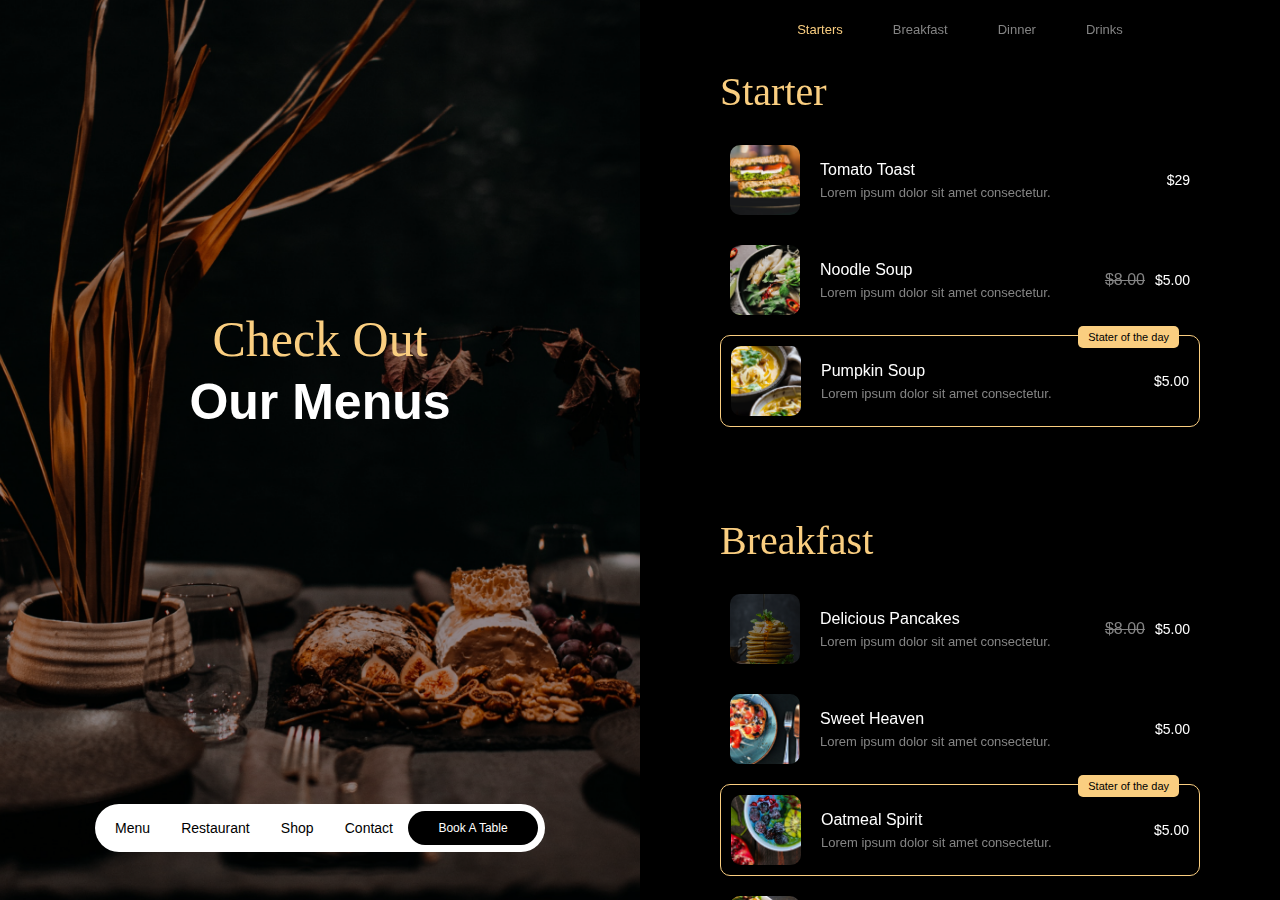
<file: index.html>
<!DOCTYPE html>
<html lang="en">
  <head>
    <meta charset="UTF-8" />
    <meta http-equiv="X-UA-Compatible" content="IE=edge" />
    <meta name="viewport" content="width=device-width, initial-scale=1.0" />

    <!-- STYLESHEETS -->
    <link rel="stylesheet" href="style/all.min.css" />
    <link rel="stylesheet" href="style/simple-line-icons.css" />
    <link rel="stylesheet" href="style/style.css" />
    <title>Brand | Menu</title>
  </head>
  <body>
    <section class="page menu">
      <div class="page-image">
        <img src="images/menu.png" alt="img" />

        <div class="page-image-title">
          <div class="heading">
            <h1>Check Out</h1>
          </div>
          <h2>Our Menus</h2>
        </div>

        <nav class="page-navbar flex">
          <i class="page-navbar-icon icon-menu"></i>

          <ul class="page-links flex">
            <li class="page-link">
              <a href="index.html">Menu</a>
            </li>

            <li class="page-link">
              <a href="restaurant.html">Restaurant</a>
            </li>

            <li class="page-link">
              <a href="shop.html">Shop</a>
            </li>

            <li class="page-link">
              <a href="contact.html">Contact</a>
            </li>
          </ul>

          <a href="bookTable.html" class="navbar-btn">Book A Table</a>
        </nav>
      </div>

      <div class="page-content">
        <nav class="navbar flex-center">
          <ul class="menu-links flex-center">
            <li class="menu-link">
              <a href="#starter" class="active"> Starters </a>
            </li>

            <li class="menu-link">
              <a href="#breakfast"> Breakfast </a>
            </li>

            <li class="menu-link">
              <a href="#dinner"> Dinner </a>
            </li>

            <li class="menu-link">
              <a href="#drinks"> Drinks </a>
            </li>
          </ul>
        </nav>

        <section class="starter" id="starter">
          <div class="heading">
            <h1>Starter</h1>
          </div>

          <div class="starter-content">
            <div class="starter-box flex">
              <div class="starter-box-info flex">
                <div class="starter-box-image">
                  <img src="images/starter-1.png" alt="img" />
                </div>

                <div class="starter-cox-details">
                  <h4 class="starter-title">Tomato Toast</h4>
                  <p class="starter-description">
                    Lorem ipsum dolor sit amet consectetur.
                  </p>
                </div>
              </div>

              <div class="starter-box-price flex">
                <p class="price">$29</p>
              </div>
            </div>

            <div class="starter-box flex">
              <div class="starter-box-info flex">
                <div class="starter-box-image">
                  <img src="images/starter-2.png" alt="img" />
                </div>

                <div class="starter-cox-details">
                  <h4 class="starter-title">Noodle Soup</h4>
                  <p class="starter-description">
                    Lorem ipsum dolor sit amet consectetur.
                  </p>
                </div>
              </div>

              <div class="starter-box-price offer flex">
                <p class="before-price">$8.00</p>
                <p class="price">$5.00</p>
              </div>
            </div>

            <div class="starter-box flex starter-day">
              <div class="starter-box-info flex">
                <div class="starter-box-image">
                  <img src="images/starter-3.png" alt="img" />
                </div>

                <div class="starter-cox-details">
                  <h4 class="starter-title">Pumpkin Soup</h4>
                  <p class="starter-description">
                    Lorem ipsum dolor sit amet consectetur.
                  </p>
                </div>
              </div>

              <div class="starter-box-price flex">
                <p class="price">$5.00</p>
              </div>
            </div>
          </div>
        </section>

        <section class="breakfast" id="breakfast">
          <div class="heading">
            <h1>Breakfast</h1>
          </div>

          <div class="starter-content">
            <div class="starter-box flex">
              <div class="starter-box-info flex">
                <div class="starter-box-image">
                  <img src="images/breakfast-1.png" alt="img" />
                </div>

                <div class="starter-cox-details">
                  <h4 class="starter-title">Delicious Pancakes</h4>
                  <p class="starter-description">
                    Lorem ipsum dolor sit amet consectetur.
                  </p>
                </div>
              </div>

              <div class="starter-box-price offer flex">
                <p class="before-price">$8.00</p>
                <p class="price">$5.00</p>
              </div>
            </div>

            <div class="starter-box flex">
              <div class="starter-box-info flex">
                <div class="starter-box-image">
                  <img src="images/breakfast-2.png" alt="img" />
                </div>

                <div class="starter-cox-details">
                  <h4 class="starter-title">Sweet Heaven</h4>
                  <p class="starter-description">
                    Lorem ipsum dolor sit amet consectetur.
                  </p>
                </div>
              </div>

              <div class="starter-box-price flex">
                <p class="price">$5.00</p>
              </div>
            </div>

            <div class="starter-box flex starter-day">
              <div class="starter-box-info flex">
                <div class="starter-box-image">
                  <img src="images/breakfast-3.png" alt="img" />
                </div>

                <div class="starter-cox-details">
                  <h4 class="starter-title">Oatmeal Spirit</h4>
                  <p class="starter-description">
                    Lorem ipsum dolor sit amet consectetur.
                  </p>
                </div>
              </div>

              <div class="starter-box-price flex">
                <p class="price">$5.00</p>
              </div>
            </div>

            <div class="starter-box flex">
              <div class="starter-box-info flex">
                <div class="starter-box-image">
                  <img src="images/breakfast-4.png" alt="img" />
                </div>

                <div class="starter-cox-details">
                  <h4 class="starter-title">Avocado Smash</h4>
                  <p class="starter-description">
                    Lorem ipsum dolor sit amet consectetur.
                  </p>
                </div>
              </div>

              <div class="starter-box-price flex">
                <p class="price">$5.00</p>
              </div>
            </div>
          </div>
        </section>

        <section class="dinner" id="dinner">
          <div class="heading">
            <h1>Dinner</h1>
          </div>

          <div class="starter-content">
            <div class="starter-box flex">
              <div class="starter-box-info flex">
                <div class="starter-box-image">
                  <img src="images/dinner-1.png" alt="img" />
                </div>

                <div class="starter-cox-details">
                  <h4 class="starter-title">Italian Pizza</h4>
                  <p class="starter-description">
                    Lorem ipsum dolor sit amet consectetur.
                  </p>
                </div>
              </div>

              <div class="starter-box-price offer flex">
                <p class="before-price">$8.00</p>
                <p class="price">$5.00</p>
              </div>
            </div>

            <div class="starter-box flex">
              <div class="starter-box-info flex">
                <div class="starter-box-image">
                  <img src="images/dinner-2.png" alt="img" />
                </div>

                <div class="starter-cox-details">
                  <h4 class="starter-title">Sea Curry</h4>
                  <p class="starter-description">
                    Lorem ipsum dolor sit amet consectetur.
                  </p>
                </div>
              </div>

              <div class="starter-box-price flex">
                <p class="price">$5.00</p>
              </div>
            </div>

            <div class="starter-box flex starter-day">
              <div class="starter-box-info flex">
                <div class="starter-box-image">
                  <img src="images/dinner-3.png" alt="img" />
                </div>

                <div class="starter-cox-details">
                  <h4 class="starter-title">Vegan Burger</h4>
                  <p class="starter-description">
                    Lorem ipsum dolor sit amet consectetur.
                  </p>
                </div>
              </div>

              <div class="starter-box-price flex">
                <p class="price">$5.00</p>
              </div>
            </div>

            <div class="starter-box flex">
              <div class="starter-box-info flex">
                <div class="starter-box-image">
                  <img src="images/dinner-4.png" alt="img" />
                </div>

                <div class="starter-cox-details">
                  <h4 class="starter-title">Noodle Bowl</h4>
                  <p class="starter-description">
                    Lorem ipsum dolor sit amet consectetur.
                  </p>
                </div>
              </div>

              <div class="starter-box-price flex">
                <p class="price">$5.00</p>
              </div>
            </div>
          </div>
        </section>

        <section class="drinks" id="drinks">
          <div class="heading">
            <h1>Drinks</h1>
          </div>

          <div class="starter-content">
            <div class="starter-box flex">
              <div class="starter-box-info flex">
                <div class="starter-box-image">
                  <img src="images/drink-1.png" alt="img" />
                </div>

                <div class="starter-cox-details">
                  <h4 class="starter-title">Panthouse Tonic</h4>
                  <p class="starter-description">
                    Lorem ipsum dolor sit amet consectetur.
                  </p>
                </div>
              </div>

              <div class="starter-box-price offer flex">
                <p class="before-price">$8.00</p>
                <p class="price">$5.00</p>
              </div>
            </div>

            <div class="starter-box flex">
              <div class="starter-box-info flex">
                <div class="starter-box-image">
                  <img src="images/drink-2.png" alt="img" />
                </div>

                <div class="starter-cox-details">
                  <h4 class="starter-title">Apple Breeze</h4>
                  <p class="starter-description">
                    Lorem ipsum dolor sit amet consectetur.
                  </p>
                </div>
              </div>

              <div class="starter-box-price flex">
                <p class="price">$5.00</p>
              </div>
            </div>

            <div class="starter-box flex">
              <div class="starter-box-info flex">
                <div class="starter-box-image">
                  <img src="images/drink-3.png" alt="img" />
                </div>

                <div class="starter-cox-details">
                  <h4 class="starter-title">Frenchman Blitz</h4>
                  <p class="starter-description">
                    Lorem ipsum dolor sit amet consectetur.
                  </p>
                </div>
              </div>

              <div class="starter-box-price flex">
                <p class="price">$5.00</p>
              </div>
            </div>
          </div>
        </section>

        <footer>
          <div class="logo">
            <h1>Logo.</h1>
            <p>Lorem ipsum dolor sit amet consectetur.</p>
          </div>

          <div class="pages-links links">
            <h3>Pages</h3>

            <ul>
              <li><a href="#">Menu</a></li>
              <li><a href="#">Restaurant</a></li>
              <li><a href="#">Classes</a></li>
              <li><a href="#">Book a Table</a></li>
              <li><a href="#">Contact</a></li>
              <li><a href="#">Blog</a></li>
              <li><a href="#">Shop</a></li>
            </ul>
          </div>

          <div class="utility-links links">
            <h3>Utility Pages</h3>

            <ul>
              <li><a href="#">Styleguide</a></li>
              <li><a href="#">Licensing</a></li>
              <li><a href="#">Changelog</a></li>
              <li><a href="#">404 Page</a></li>
              <li><a href="#">Password Protected</a></li>
            </ul>
          </div>
        </footer>

        <i class="go-up flex-center icon-arrow-up"></i>
      </div>
    </section>

    <script src="js/script.js"></script>
  </body>
</html>
</file>
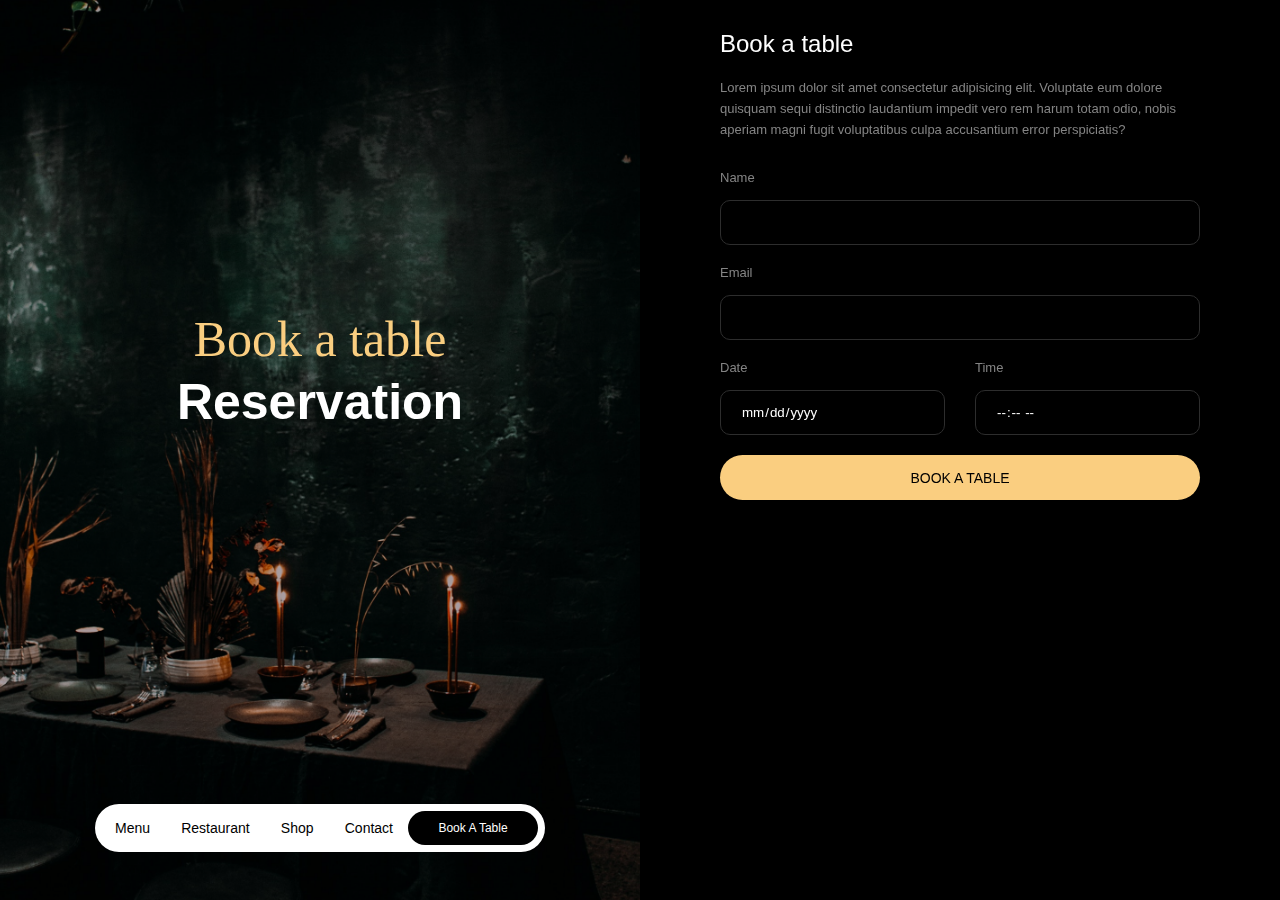
<file: bookTable.html>
<!DOCTYPE html>
<html lang="en">
  <head>
    <meta charset="UTF-8" />
    <meta http-equiv="X-UA-Compatible" content="IE=edge" />
    <meta name="viewport" content="width=device-width, initial-scale=1.0" />

    <!-- STYLESHEETS -->
    <link rel="stylesheet" href="style/all.min.css" />
    <link rel="stylesheet" href="style/simple-line-icons.css" />
    <link rel="stylesheet" href="style/style.css" />
    <title>Brand | Book A Table</title>
  </head>
  <body>
    <section class="page restaurant">
      <div class="page-image">
        <img src="images/bookTable.png" alt="img" />

        <div class="page-image-title">
          <div class="heading">
            <h1>Book a table</h1>
          </div>
          <h2>Reservation</h2>
        </div>

        <nav class="page-navbar flex">
          <i class="page-navbar-icon icon-menu"></i>

          <ul class="page-links flex">
            <li class="page-link">
              <a href="index.html">Menu</a>
            </li>

            <li class="page-link">
              <a href="restaurant.html">Restaurant</a>
            </li>

            <li class="page-link">
              <a href="shop.html">Shop</a>
            </li>

            <li class="page-link">
              <a href="contact.html">Contact</a>
            </li>
          </ul>

          <a href="bookTable.html" class="navbar-btn">Book A Table</a>
        </nav>
      </div>

      <div class="page-content">
        <section>
          <h2>Book a table</h2>
          <p>
            Lorem ipsum dolor sit amet consectetur adipisicing elit. Voluptate
            eum dolore quisquam sequi distinctio laudantium impedit vero rem
            harum totam odio, nobis aperiam magni fugit voluptatibus culpa
            accusantium error perspiciatis?
          </p>

          <form>
            <div class="input-group">
              <label for="name">Name</label>
              <input type="text" id="name" />
            </div>

            <div class="input-group">
              <label for="email">Email</label>
              <input type="email" id="email" />
            </div>

            <div class="input-row flex">
              <div class="input-group">
                <label for="date">Date</label>
                <input type="date" id="date" />
              </div>

              <div class="input-group">
                <label for="time">Time</label>
                <input type="time" id="time" />
              </div>
            </div>

            <button class="form-btn">BOOK A TABLE</button>
          </form>
        </section>
      </div>
    </section>

    <script src="js/script.js"></script>
  </body>
</html>
</file>
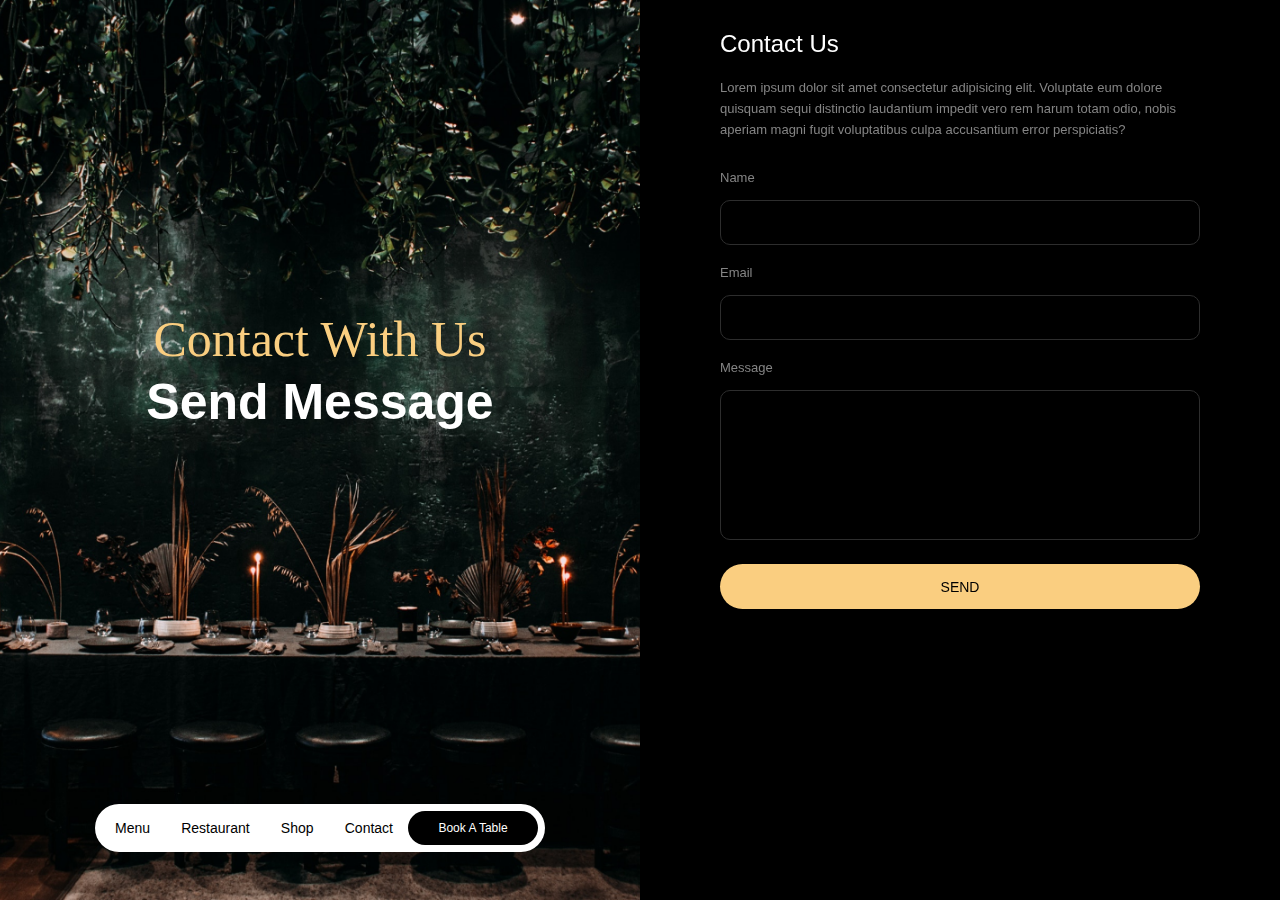
<file: contact.html>
<!DOCTYPE html>
<html lang="en">
  <head>
    <meta charset="UTF-8" />
    <meta http-equiv="X-UA-Compatible" content="IE=edge" />
    <meta name="viewport" content="width=device-width, initial-scale=1.0" />

    <!-- STYLESHEETS -->
    <link rel="stylesheet" href="style/all.min.css" />
    <link rel="stylesheet" href="style/simple-line-icons.css" />
    <link rel="stylesheet" href="style/style.css" />
    <title>Brand | Contact</title>
  </head>
  <body>
    <section class="page restaurant">
      <div class="page-image">
        <img src="images/contact.png" alt="img" />

        <div class="page-image-title">
          <div class="heading">
            <h1>Contact With Us</h1>
          </div>
          <h2>Send Message</h2>
        </div>

        <nav class="page-navbar flex">
          <i class="page-navbar-icon icon-menu"></i>

          <ul class="page-links flex">
            <li class="page-link">
              <a href="index.html">Menu</a>
            </li>

            <li class="page-link">
              <a href="restaurant.html">Restaurant</a>
            </li>

            <li class="page-link">
              <a href="shop.html">Shop</a>
            </li>

            <li class="page-link">
              <a href="contact.html">Contact</a>
            </li>
          </ul>

          <a href="bookTable.html" class="navbar-btn">Book A Table</a>
        </nav>
      </div>

      <div class="page-content">
        <section>
          <h2>Contact Us</h2>
          <p>
            Lorem ipsum dolor sit amet consectetur adipisicing elit. Voluptate
            eum dolore quisquam sequi distinctio laudantium impedit vero rem
            harum totam odio, nobis aperiam magni fugit voluptatibus culpa
            accusantium error perspiciatis?
          </p>

          <form>
            <div class="input-group">
              <label for="name">Name</label>
              <input type="text" id="name" />
            </div>

            <div class="input-group">
              <label for="email">Email</label>
              <input type="email" id="email" />
            </div>

            <div class="input-group">
              <label for="message">Message</label>
              <textarea id="message"></textarea>
            </div>

            <button class="form-btn">SEND</button>
          </form>
        </section>
      </div>
    </section>

    <script src="js/script.js"></script>
  </body>
</html>
</file>
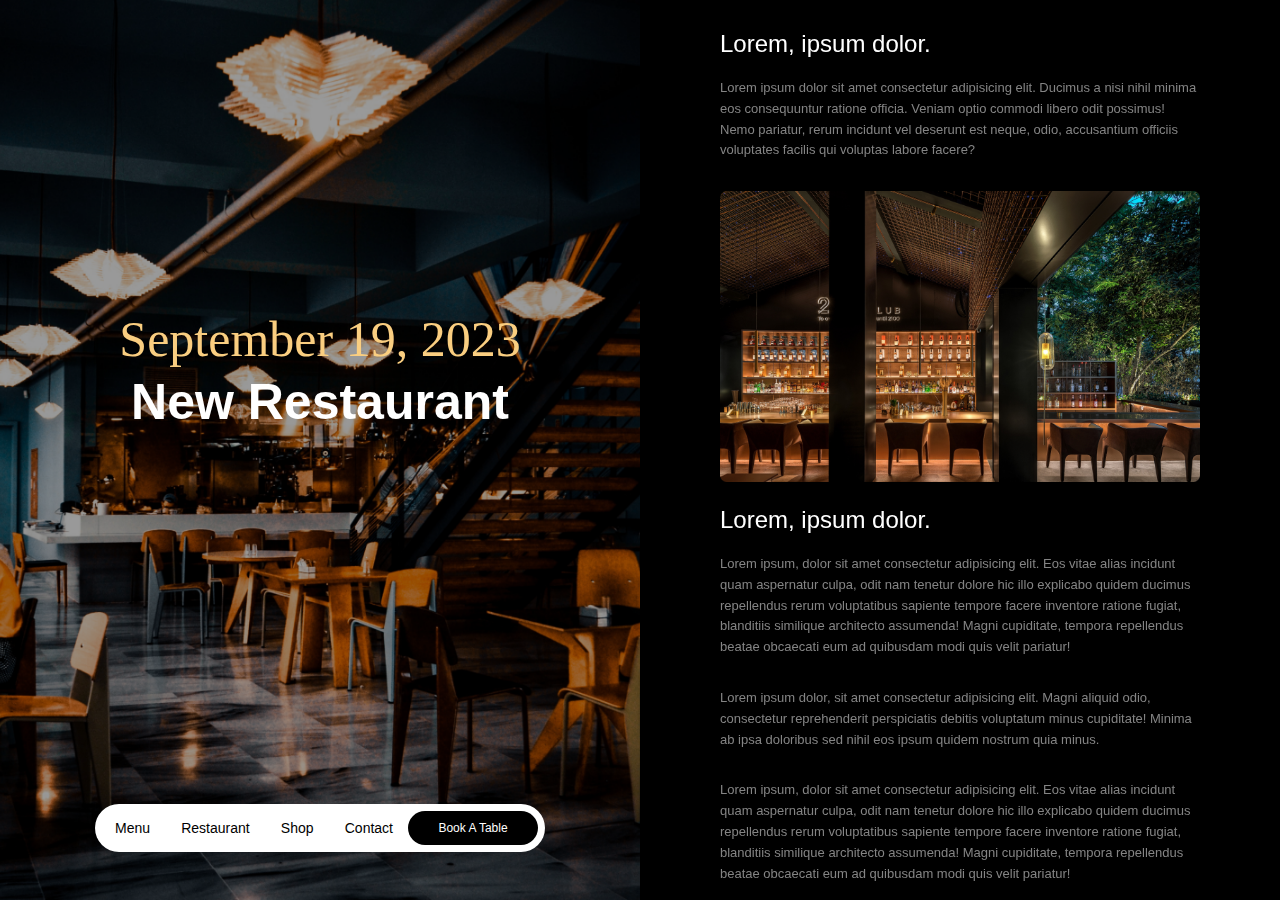
<file: restaurant.html>
<!DOCTYPE html>
<html lang="en">
  <head>
    <meta charset="UTF-8" />
    <meta http-equiv="X-UA-Compatible" content="IE=edge" />
    <meta name="viewport" content="width=device-width, initial-scale=1.0" />

    <!-- STYLESHEETS -->
    <link rel="stylesheet" href="style/all.min.css" />
    <link rel="stylesheet" href="style/simple-line-icons.css" />
    <link rel="stylesheet" href="style/style.css" />
    <title>Brand | Restaurant</title>
  </head>
  <body>
    <section class="page restaurant">
      <div class="page-image">
        <img src="images/restaurant.png" alt="img" />

        <div class="page-image-title">
          <div class="heading">
            <h1>September 19, 2023</h1>
          </div>
          <h2>New Restaurant</h2>
        </div>

        <nav class="page-navbar flex">
          <i class="page-navbar-icon icon-menu"></i>

          <ul class="page-links flex">
            <li class="page-link">
              <a href="index.html">Menu</a>
            </li>

            <li class="page-link">
              <a href="restaurant.html">Restaurant</a>
            </li>

            <li class="page-link">
              <a href="shop.html">Shop</a>
            </li>

            <li class="page-link">
              <a href="contact.html">Contact</a>
            </li>
          </ul>

          <a href="bookTable.html" class="navbar-btn">Book A Table</a>
        </nav>
      </div>

      <div class="page-content">
        <section class="about">
          <h2>Lorem, ipsum dolor.</h2>
          <p>
            Lorem ipsum dolor sit amet consectetur adipisicing elit. Ducimus a
            nisi nihil minima eos consequuntur ratione officia. Veniam optio
            commodi libero odit possimus! Nemo pariatur, rerum incidunt vel
            deserunt est neque, odio, accusantium officiis voluptates facilis
            qui voluptas labore facere?
          </p>
          <img src="images/restaurant-1.png" alt="image" />

          <h2>Lorem, ipsum dolor.</h2>
          <p>
            Lorem ipsum, dolor sit amet consectetur adipisicing elit. Eos vitae
            alias incidunt quam aspernatur culpa, odit nam tenetur dolore hic
            illo explicabo quidem ducimus repellendus rerum voluptatibus
            sapiente tempore facere inventore ratione fugiat, blanditiis
            similique architecto assumenda! Magni cupiditate, tempora
            repellendus beatae obcaecati eum ad quibusdam modi quis velit
            pariatur!
          </p>
          <p>
            Lorem ipsum dolor, sit amet consectetur adipisicing elit. Magni
            aliquid odio, consectetur reprehenderit perspiciatis debitis
            voluptatum minus cupiditate! Minima ab ipsa doloribus sed nihil eos
            ipsum quidem nostrum quia minus.
          </p>
          <p>
            Lorem ipsum, dolor sit amet consectetur adipisicing elit. Eos vitae
            alias incidunt quam aspernatur culpa, odit nam tenetur dolore hic
            illo explicabo quidem ducimus repellendus rerum voluptatibus
            sapiente tempore facere inventore ratione fugiat, blanditiis
            similique architecto assumenda! Magni cupiditate, tempora
            repellendus beatae obcaecati eum ad quibusdam modi quis velit
            pariatur!
          </p>
        </section>

        <footer>
          <div class="logo">
            <h1>Logo.</h1>
            <p>Lorem ipsum dolor sit amet consectetur.</p>
          </div>

          <div class="pages-links links">
            <h3>Pages</h3>

            <ul>
              <li><a href="#">Menu</a></li>
              <li><a href="#">Restaurant</a></li>
              <li><a href="#">Classes</a></li>
              <li><a href="#">Book a Table</a></li>
              <li><a href="#">Contact</a></li>
              <li><a href="#">Blog</a></li>
              <li><a href="#">Shop</a></li>
            </ul>
          </div>

          <div class="utility-links links">
            <h3>Utility Pages</h3>

            <ul>
              <li><a href="#">Styleguide</a></li>
              <li><a href="#">Licensing</a></li>
              <li><a href="#">Changelog</a></li>
              <li><a href="#">404 Page</a></li>
              <li><a href="#">Password Protected</a></li>
            </ul>
          </div>
        </footer>

        <i class="go-up flex-center icon-arrow-up"></i>
      </div>
    </section>

    <script src="js/script.js"></script>
  </body>
</html>
</file>
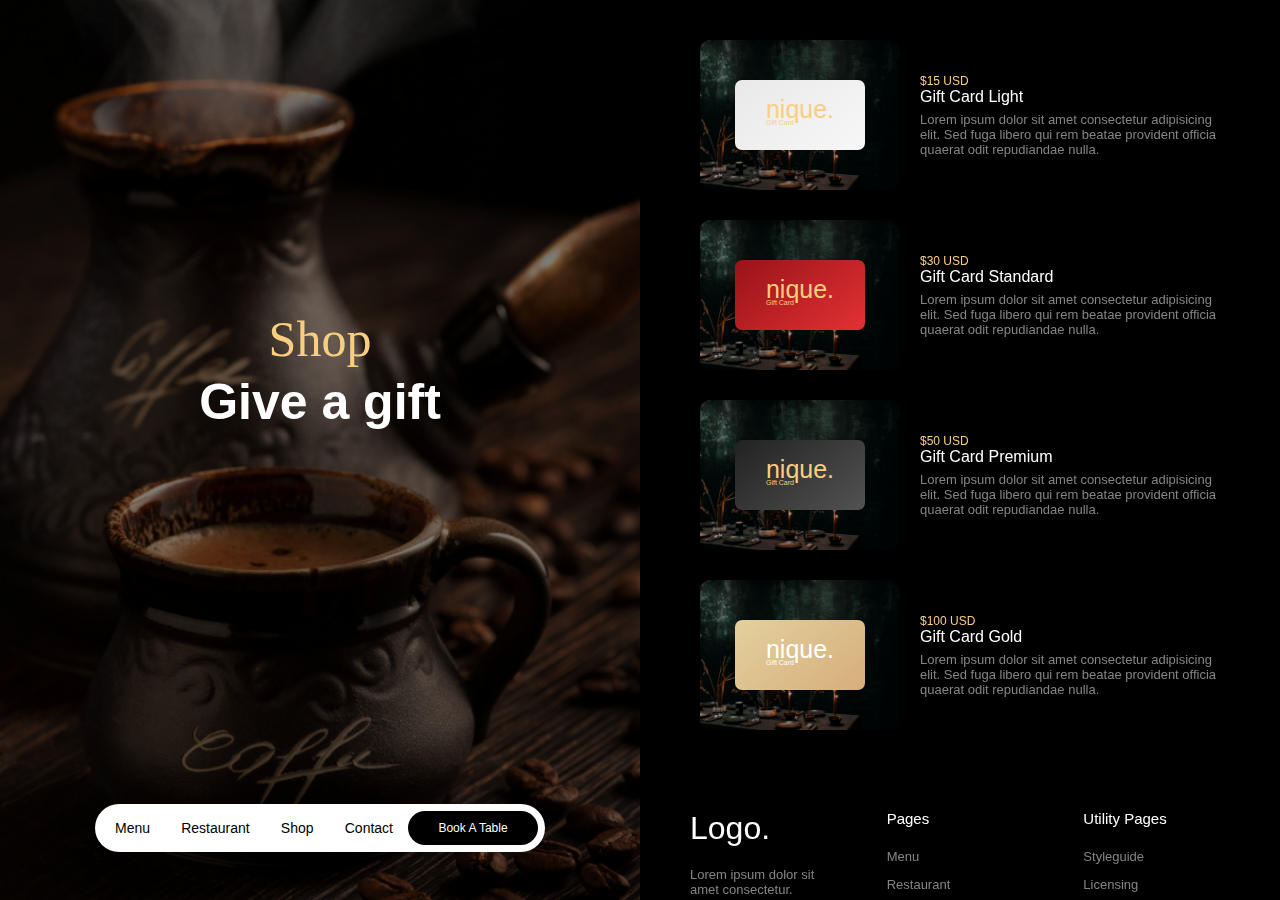
<file: shop.html>
<!DOCTYPE html>
<html lang="en">
  <head>
    <meta charset="UTF-8" />
    <meta http-equiv="X-UA-Compatible" content="IE=edge" />
    <meta name="viewport" content="width=device-width, initial-scale=1.0" />

    <!-- STYLESHEETS -->
    <link rel="stylesheet" href="style/all.min.css" />
    <link rel="stylesheet" href="style/simple-line-icons.css" />
    <link rel="stylesheet" href="style/style.css" />
    <title>Brand | Shop</title>
  </head>
  <body>
    <section class="page shop">
      <div class="page-image">
        <img src="images/shop.png" alt="img" />

        <div class="page-image-title">
          <div class="heading">
            <h1>Shop</h1>
          </div>
          <h2>Give a gift</h2>
        </div>

        <nav class="page-navbar flex">
          <i class="page-navbar-icon icon-menu"></i>

          <ul class="page-links flex">
            <li class="page-link">
              <a href="index.html">Menu</a>
            </li>

            <li class="page-link">
              <a href="restaurant.html">Restaurant</a>
            </li>

            <li class="page-link">
              <a href="shop.html">Shop</a>
            </li>

            <li class="page-link">
              <a href="contact.html">Contact</a>
            </li>
          </ul>

          <a href="bookTable.html" class="navbar-btn">Book A Table</a>
        </nav>
      </div>

      <div class="page-content shop">
        <section class="starter" id="starter">
          <div class="starter-content">
            <div class="starter-box flex">
              <div class="starter-box-info flex">
                <div class="starter-box-image">
                  <img src="images/bookTable.png" alt="img" />

                  <div class="gift-card white">
                    <h2>nique. <span>Gift Card</span></h2>
                  </div>
                </div>

                <div class="starter-box-details">
                  <p class="price">$15 USD</p>

                  <h4 class="starter-title">Gift Card Light</h4>

                  <p class="starter-description">
                    Lorem ipsum dolor sit amet consectetur adipisicing elit. Sed
                    fuga libero qui rem beatae provident officia quaerat odit
                    repudiandae nulla.
                  </p>
                </div>
              </div>
            </div>

            <div class="starter-box flex">
              <div class="starter-box-info flex">
                <div class="starter-box-image">
                  <img src="images/bookTable.png" alt="img" />

                  <div class="gift-card red">
                    <h2>nique. <span>Gift Card</span></h2>
                  </div>
                </div>

                <div class="starter-box-details">
                  <p class="price">$30 USD</p>

                  <h4 class="starter-title">Gift Card Standard</h4>

                  <p class="starter-description">
                    Lorem ipsum dolor sit amet consectetur adipisicing elit. Sed
                    fuga libero qui rem beatae provident officia quaerat odit
                    repudiandae nulla.
                  </p>
                </div>
              </div>
            </div>

            <div class="starter-box flex">
              <div class="starter-box-info flex">
                <div class="starter-box-image">
                  <img src="images/bookTable.png" alt="img" />

                  <div class="gift-card black">
                    <h2>nique. <span>Gift Card</span></h2>
                  </div>
                </div>

                <div class="starter-box-details">
                  <p class="price">$50 USD</p>

                  <h4 class="starter-title">Gift Card Premium</h4>

                  <p class="starter-description">
                    Lorem ipsum dolor sit amet consectetur adipisicing elit. Sed
                    fuga libero qui rem beatae provident officia quaerat odit
                    repudiandae nulla.
                  </p>
                </div>
              </div>
            </div>

            <div class="starter-box flex">
              <div class="starter-box-info flex">
                <div class="starter-box-image">
                  <img src="images/bookTable.png" alt="img" />

                  <div class="gift-card primary">
                    <h2>nique. <span>Gift Card</span></h2>
                  </div>
                </div>

                <div class="starter-box-details">
                  <p class="price">$100 USD</p>

                  <h4 class="starter-title">Gift Card Gold</h4>

                  <p class="starter-description">
                    Lorem ipsum dolor sit amet consectetur adipisicing elit. Sed
                    fuga libero qui rem beatae provident officia quaerat odit
                    repudiandae nulla.
                  </p>
                </div>
              </div>
            </div>
          </div>
        </section>

        <footer>
          <div class="logo">
            <h1>Logo.</h1>
            <p>Lorem ipsum dolor sit amet consectetur.</p>
          </div>

          <div class="pages-links links">
            <h3>Pages</h3>

            <ul>
              <li><a href="#">Menu</a></li>
              <li><a href="#">Restaurant</a></li>
              <li><a href="#">Classes</a></li>
              <li><a href="#">Book a Table</a></li>
              <li><a href="#">Contact</a></li>
              <li><a href="#">Blog</a></li>
              <li><a href="#">Shop</a></li>
            </ul>
          </div>

          <div class="utility-links links">
            <h3>Utility Pages</h3>

            <ul>
              <li><a href="#">Styleguide</a></li>
              <li><a href="#">Licensing</a></li>
              <li><a href="#">Changelog</a></li>
              <li><a href="#">404 Page</a></li>
              <li><a href="#">Password Protected</a></li>
            </ul>
          </div>
        </footer>

        <i class="go-up flex-center icon-arrow-up"></i>
      </div>
    </section>

    <script src="js/script.js"></script>
  </body>
</html>
</file>
<file: style/simple-line-icons.css>
@font-face {
  font-family: 'simple-line-icons';
  src: url('../fonts/Simple-Line-Iconsb26c.eot?v=2.4.0');
  src: url('../fonts/Simple-Line-Iconsb26c.eot?v=2.4.0#iefix') format('embedded-opentype'), url('../fonts/Simple-Line-Iconsb26c.html?v=2.4.0') format('woff2'), url('../fonts/Simple-Line-Iconsb26c.ttf?v=2.4.0') format('truetype'), url('../fonts/Simple-Line-Iconsb26c.woff?v=2.4.0') format('woff'), url('../fonts/Simple-Line-Iconsb26c.svg?v=2.4.0#simple-line-icons') format('svg');
  font-weight: normal;
  font-style: normal;
}
/*
 Use the following CSS code if you want to have a class per icon.
 Instead of a list of all class selectors, you can use the generic [class*="icon-"] selector, but it's slower:
*/
.icon-user,
.icon-people,
.icon-user-female,
.icon-user-follow,
.icon-user-following,
.icon-user-unfollow,
.icon-login,
.icon-logout,
.icon-emotsmile,
.icon-phone,
.icon-call-end,
.icon-call-in,
.icon-call-out,
.icon-map,
.icon-location-pin,
.icon-direction,
.icon-directions,
.icon-compass,
.icon-layers,
.icon-menu,
.icon-list,
.icon-options-vertical,
.icon-options,
.icon-arrow-down,
.icon-arrow-left,
.icon-arrow-right,
.icon-arrow-up,
.icon-arrow-up-circle,
.icon-arrow-left-circle,
.icon-arrow-right-circle,
.icon-arrow-down-circle,
.icon-check,
.icon-clock,
.icon-plus,
.icon-minus,
.icon-close,
.icon-event,
.icon-exclamation,
.icon-organization,
.icon-trophy,
.icon-screen-smartphone,
.icon-screen-desktop,
.icon-plane,
.icon-notebook,
.icon-mustache,
.icon-mouse,
.icon-magnet,
.icon-energy,
.icon-disc,
.icon-cursor,
.icon-cursor-move,
.icon-crop,
.icon-chemistry,
.icon-speedometer,
.icon-shield,
.icon-screen-tablet,
.icon-magic-wand,
.icon-hourglass,
.icon-graduation,
.icon-ghost,
.icon-game-controller,
.icon-fire,
.icon-eyeglass,
.icon-envelope-open,
.icon-envelope-letter,
.icon-bell,
.icon-badge,
.icon-anchor,
.icon-wallet,
.icon-vector,
.icon-speech,
.icon-puzzle,
.icon-printer,
.icon-present,
.icon-playlist,
.icon-pin,
.icon-picture,
.icon-handbag,
.icon-globe-alt,
.icon-globe,
.icon-folder-alt,
.icon-folder,
.icon-film,
.icon-feed,
.icon-drop,
.icon-drawer,
.icon-docs,
.icon-doc,
.icon-diamond,
.icon-cup,
.icon-calculator,
.icon-bubbles,
.icon-briefcase,
.icon-book-open,
.icon-basket-loaded,
.icon-basket,
.icon-bag,
.icon-action-undo,
.icon-action-redo,
.icon-wrench,
.icon-umbrella,
.icon-trash,
.icon-tag,
.icon-support,
.icon-frame,
.icon-size-fullscreen,
.icon-size-actual,
.icon-shuffle,
.icon-share-alt,
.icon-share,
.icon-rocket,
.icon-question,
.icon-pie-chart,
.icon-pencil,
.icon-note,
.icon-loop,
.icon-home,
.icon-grid,
.icon-graph,
.icon-microphone,
.icon-music-tone-alt,
.icon-music-tone,
.icon-earphones-alt,
.icon-earphones,
.icon-equalizer,
.icon-like,
.icon-dislike,
.icon-control-start,
.icon-control-rewind,
.icon-control-play,
.icon-control-pause,
.icon-control-forward,
.icon-control-end,
.icon-volume-1,
.icon-volume-2,
.icon-volume-off,
.icon-calendar,
.icon-bulb,
.icon-chart,
.icon-ban,
.icon-bubble,
.icon-camrecorder,
.icon-camera,
.icon-cloud-download,
.icon-cloud-upload,
.icon-envelope,
.icon-eye,
.icon-flag,
.icon-heart,
.icon-info,
.icon-key,
.icon-link,
.icon-lock,
.icon-lock-open,
.icon-magnifier,
.icon-magnifier-add,
.icon-magnifier-remove,
.icon-paper-clip,
.icon-paper-plane,
.icon-power,
.icon-refresh,
.icon-reload,
.icon-settings,
.icon-star,
.icon-symbol-female,
.icon-symbol-male,
.icon-target,
.icon-credit-card,
.icon-paypal,
.icon-social-tumblr,
.icon-social-twitter,
.icon-social-facebook,
.icon-social-instagram,
.icon-social-linkedin,
.icon-social-pinterest,
.icon-social-github,
.icon-social-google,
.icon-social-reddit,
.icon-social-skype,
.icon-social-dribbble,
.icon-social-behance,
.icon-social-foursqare,
.icon-social-soundcloud,
.icon-social-spotify,
.icon-social-stumbleupon,
.icon-social-youtube,
.icon-social-dropbox,
.icon-social-vkontakte,
.icon-social-steam {
  font-family: 'simple-line-icons';
  speak: none;
  font-style: normal;
  font-weight: normal;
  font-variant: normal;
  text-transform: none;
  line-height: 1;
  /* Better Font Rendering =========== */
  -webkit-font-smoothing: antialiased;
  -moz-osx-font-smoothing: grayscale;
}
.icon-user:before {
  content: "\e005";
}
.icon-people:before {
  content: "\e001";
}
.icon-user-female:before {
  content: "\e000";
}
.icon-user-follow:before {
  content: "\e002";
}
.icon-user-following:before {
  content: "\e003";
}
.icon-user-unfollow:before {
  content: "\e004";
}
.icon-login:before {
  content: "\e066";
}
.icon-logout:before {
  content: "\e065";
}
.icon-emotsmile:before {
  content: "\e021";
}
.icon-phone:before {
  content: "\e600";
}
.icon-call-end:before {
  content: "\e048";
}
.icon-call-in:before {
  content: "\e047";
}
.icon-call-out:before {
  content: "\e046";
}
.icon-map:before {
  content: "\e033";
}
.icon-location-pin:before {
  content: "\e096";
}
.icon-direction:before {
  content: "\e042";
}
.icon-directions:before {
  content: "\e041";
}
.icon-compass:before {
  content: "\e045";
}
.icon-layers:before {
  content: "\e034";
}
.icon-menu:before {
  content: "\e601";
}
.icon-list:before {
  content: "\e067";
}
.icon-options-vertical:before {
  content: "\e602";
}
.icon-options:before {
  content: "\e603";
}
.icon-arrow-down:before {
  content: "\e604";
}
.icon-arrow-left:before {
  content: "\e605";
}
.icon-arrow-right:before {
  content: "\e606";
}
.icon-arrow-up:before {
  content: "\e607";
}
.icon-arrow-up-circle:before {
  content: "\e078";
}
.icon-arrow-left-circle:before {
  content: "\e07a";
}
.icon-arrow-right-circle:before {
  content: "\e079";
}
.icon-arrow-down-circle:before {
  content: "\e07b";
}
.icon-check:before {
  content: "\e080";
}
.icon-clock:before {
  content: "\e081";
}
.icon-plus:before {
  content: "\e095";
}
.icon-minus:before {
  content: "\e615";
}
.icon-close:before {
  content: "\e082";
}
.icon-event:before {
  content: "\e619";
}
.icon-exclamation:before {
  content: "\e617";
}
.icon-organization:before {
  content: "\e616";
}
.icon-trophy:before {
  content: "\e006";
}
.icon-screen-smartphone:before {
  content: "\e010";
}
.icon-screen-desktop:before {
  content: "\e011";
}
.icon-plane:before {
  content: "\e012";
}
.icon-notebook:before {
  content: "\e013";
}
.icon-mustache:before {
  content: "\e014";
}
.icon-mouse:before {
  content: "\e015";
}
.icon-magnet:before {
  content: "\e016";
}
.icon-energy:before {
  content: "\e020";
}
.icon-disc:before {
  content: "\e022";
}
.icon-cursor:before {
  content: "\e06e";
}
.icon-cursor-move:before {
  content: "\e023";
}
.icon-crop:before {
  content: "\e024";
}
.icon-chemistry:before {
  content: "\e026";
}
.icon-speedometer:before {
  content: "\e007";
}
.icon-shield:before {
  content: "\e00e";
}
.icon-screen-tablet:before {
  content: "\e00f";
}
.icon-magic-wand:before {
  content: "\e017";
}
.icon-hourglass:before {
  content: "\e018";
}
.icon-graduation:before {
  content: "\e019";
}
.icon-ghost:before {
  content: "\e01a";
}
.icon-game-controller:before {
  content: "\e01b";
}
.icon-fire:before {
  content: "\e01c";
}
.icon-eyeglass:before {
  content: "\e01d";
}
.icon-envelope-open:before {
  content: "\e01e";
}
.icon-envelope-letter:before {
  content: "\e01f";
}
.icon-bell:before {
  content: "\e027";
}
.icon-badge:before {
  content: "\e028";
}
.icon-anchor:before {
  content: "\e029";
}
.icon-wallet:before {
  content: "\e02a";
}
.icon-vector:before {
  content: "\e02b";
}
.icon-speech:before {
  content: "\e02c";
}
.icon-puzzle:before {
  content: "\e02d";
}
.icon-printer:before {
  content: "\e02e";
}
.icon-present:before {
  content: "\e02f";
}
.icon-playlist:before {
  content: "\e030";
}
.icon-pin:before {
  content: "\e031";
}
.icon-picture:before {
  content: "\e032";
}
.icon-handbag:before {
  content: "\e035";
}
.icon-globe-alt:before {
  content: "\e036";
}
.icon-globe:before {
  content: "\e037";
}
.icon-folder-alt:before {
  content: "\e039";
}
.icon-folder:before {
  content: "\e089";
}
.icon-film:before {
  content: "\e03a";
}
.icon-feed:before {
  content: "\e03b";
}
.icon-drop:before {
  content: "\e03e";
}
.icon-drawer:before {
  content: "\e03f";
}
.icon-docs:before {
  content: "\e040";
}
.icon-doc:before {
  content: "\e085";
}
.icon-diamond:before {
  content: "\e043";
}
.icon-cup:before {
  content: "\e044";
}
.icon-calculator:before {
  content: "\e049";
}
.icon-bubbles:before {
  content: "\e04a";
}
.icon-briefcase:before {
  content: "\e04b";
}
.icon-book-open:before {
  content: "\e04c";
}
.icon-basket-loaded:before {
  content: "\e04d";
}
.icon-basket:before {
  content: "\e04e";
}
.icon-bag:before {
  content: "\e04f";
}
.icon-action-undo:before {
  content: "\e050";
}
.icon-action-redo:before {
  content: "\e051";
}
.icon-wrench:before {
  content: "\e052";
}
.icon-umbrella:before {
  content: "\e053";
}
.icon-trash:before {
  content: "\e054";
}
.icon-tag:before {
  content: "\e055";
}
.icon-support:before {
  content: "\e056";
}
.icon-frame:before {
  content: "\e038";
}
.icon-size-fullscreen:before {
  content: "\e057";
}
.icon-size-actual:before {
  content: "\e058";
}
.icon-shuffle:before {
  content: "\e059";
}
.icon-share-alt:before {
  content: "\e05a";
}
.icon-share:before {
  content: "\e05b";
}
.icon-rocket:before {
  content: "\e05c";
}
.icon-question:before {
  content: "\e05d";
}
.icon-pie-chart:before {
  content: "\e05e";
}
.icon-pencil:before {
  content: "\e05f";
}
.icon-note:before {
  content: "\e060";
}
.icon-loop:before {
  content: "\e064";
}
.icon-home:before {
  content: "\e069";
}
.icon-grid:before {
  content: "\e06a";
}
.icon-graph:before {
  content: "\e06b";
}
.icon-microphone:before {
  content: "\e063";
}
.icon-music-tone-alt:before {
  content: "\e061";
}
.icon-music-tone:before {
  content: "\e062";
}
.icon-earphones-alt:before {
  content: "\e03c";
}
.icon-earphones:before {
  content: "\e03d";
}
.icon-equalizer:before {
  content: "\e06c";
}
.icon-like:before {
  content: "\e068";
}
.icon-dislike:before {
  content: "\e06d";
}
.icon-control-start:before {
  content: "\e06f";
}
.icon-control-rewind:before {
  content: "\e070";
}
.icon-control-play:before {
  content: "\e071";
}
.icon-control-pause:before {
  content: "\e072";
}
.icon-control-forward:before {
  content: "\e073";
}
.icon-control-end:before {
  content: "\e074";
}
.icon-volume-1:before {
  content: "\e09f";
}
.icon-volume-2:before {
  content: "\e0a0";
}
.icon-volume-off:before {
  content: "\e0a1";
}
.icon-calendar:before {
  content: "\e075";
}
.icon-bulb:before {
  content: "\e076";
}
.icon-chart:before {
  content: "\e077";
}
.icon-ban:before {
  content: "\e07c";
}
.icon-bubble:before {
  content: "\e07d";
}
.icon-camrecorder:before {
  content: "\e07e";
}
.icon-camera:before {
  content: "\e07f";
}
.icon-cloud-download:before {
  content: "\e083";
}
.icon-cloud-upload:before {
  content: "\e084";
}
.icon-envelope:before {
  content: "\e086";
}
.icon-eye:before {
  content: "\e087";
}
.icon-flag:before {
  content: "\e088";
}
.icon-heart:before {
  content: "\e08a";
}
.icon-info:before {
  content: "\e08b";
}
.icon-key:before {
  content: "\e08c";
}
.icon-link:before {
  content: "\e08d";
}
.icon-lock:before {
  content: "\e08e";
}
.icon-lock-open:before {
  content: "\e08f";
}
.icon-magnifier:before {
  content: "\e090";
}
.icon-magnifier-add:before {
  content: "\e091";
}
.icon-magnifier-remove:before {
  content: "\e092";
}
.icon-paper-clip:before {
  content: "\e093";
}
.icon-paper-plane:before {
  content: "\e094";
}
.icon-power:before {
  content: "\e097";
}
.icon-refresh:before {
  content: "\e098";
}
.icon-reload:before {
  content: "\e099";
}
.icon-settings:before {
  content: "\e09a";
}
.icon-star:before {
  content: "\e09b";
}
.icon-symbol-female:before {
  content: "\e09c";
}
.icon-symbol-male:before {
  content: "\e09d";
}
.icon-target:before {
  content: "\e09e";
}
.icon-credit-card:before {
  content: "\e025";
}
.icon-paypal:before {
  content: "\e608";
}
.icon-social-tumblr:before {
  content: "\e00a";
}
.icon-social-twitter:before {
  content: "\e009";
}
.icon-social-facebook:before {
  content: "\e00b";
}
.icon-social-instagram:before {
  content: "\e609";
}
.icon-social-linkedin:before {
  content: "\e60a";
}
.icon-social-pinterest:before {
  content: "\e60b";
}
.icon-social-github:before {
  content: "\e60c";
}
.icon-social-google:before {
  content: "\e60d";
}
.icon-social-reddit:before {
  content: "\e60e";
}
.icon-social-skype:before {
  content: "\e60f";
}
.icon-social-dribbble:before {
  content: "\e00d";
}
.icon-social-behance:before {
  content: "\e610";
}
.icon-social-foursqare:before {
  content: "\e611";
}
.icon-social-soundcloud:before {
  content: "\e612";
}
.icon-social-spotify:before {
  content: "\e613";
}
.icon-social-stumbleupon:before {
  content: "\e614";
}
.icon-social-youtube:before {
  content: "\e008";
}
.icon-social-dropbox:before {
  content: "\e00c";
}
.icon-social-vkontakte:before {
  content: "\e618";
}
.icon-social-steam:before {
  content: "\e620";
}
</file>
<file: style/style.css>
/* Start Global */
:root {
  --main-color: #face80;
  --black-color: #000000;
  --white-color: #ffffff;
  --gray-color: #848484;
  --title-font: "Bitter Rose";
  --main-font: "Chillax";
  --primary-linear-color: linear-gradient(140deg, #e3d09e, #d6ae7b);
  --black-linear-color: linear-gradient(140deg, #222222, #525252);
  --red-linear-color: linear-gradient(140deg, #981318, #e33134);
  --white-linear-color: linear-gradient(140deg, #e9e9e9, #f7f7f7);
}

* {
  margin: 0;
  padding: 0;
  box-sizing: border-box;
  font-family: var(--main-font), sans-serif;
  list-style: none;
  text-decoration: none;
  border: none;
  outline: none;
  scroll-behavior: smooth;
}

body {
  background: var(--black-color);
  color: var(--white-color);
  overflow-x: hidden;
  height: 100vh;
}

section,
footer {
  padding: 10px 30px;
  margin-bottom: 40px;
}

::-webkit-scrollbar {
  width: 5px;
}
::-webkit-scrollbar-thumb {
  background-color: var(--main-color);
}
::-webkit-scrollbar-track {
  background-color: #222222;
}

.flex {
  display: flex;
  align-items: center;
}
.flex-center {
  display: flex;
  align-items: center;
  justify-content: center;
}

.go-up {
  color: var(--black-color);
  position: fixed;
  right: -100%;
  bottom: 40px;
  width: 30px;
  height: 30px;
  background: var(--main-color);
  border-radius: 5px;
  font-size: 13px;
  font-weight: bold;
  transition: 0.3s;
  cursor: pointer;
}

.go-up.show {
  right: 20px;
}

.heading h1 {
  color: var(--main-color);
  font-family: var(--title-font);
  font-weight: normal;
  font-size: 40px;
  margin: 20px 0;
}

.page > div {
  position: fixed;
  top: 0;
  bottom: 0;
  width: 50%;
}

.page-image {
  left: 0;
}

.page-image img {
  width: 100%;
  height: 100%;
  object-fit: cover;
}

.page-image-title {
  position: absolute;
  width: 100%;
  top: 40%;
  left: 50%;
  transform: translate(-50%, -50%);
  text-align: center;
}

.page-image-title .heading h1 {
  font-size: 50px;
  margin-bottom: 5px;
}

.page-image-title h2 {
  font-size: 50px;
}

.page-navbar {
  position: relative;
  justify-content: space-between;
  gap: 15px;
  bottom: 100px;
  left: 50%;
  transform: translateX(-50%);
  background-color: var(--white-color);
  padding: 7px;
  padding-left: 20px;
  width: 450px;
  border-radius: 50px;
}

.page-navbar-icon {
  color: var(--black-color);
  font-size: 17px;
  cursor: pointer;
  display: none;
}

.page-links {
  gap: 20px;
  justify-content: space-between;
  flex: 1;
}

.page-link a {
  font-size: 14px;
  color: var(--black-color);
}

.navbar-btn {
  background-color: var(--black-color);
  color: var(--white-color);
  border-radius: 50px;
  width: 130px;
  padding: 10px;
  cursor: pointer;
  font-size: 12px;
  text-align: center;
}

.page-content {
  right: 0;
  padding: 20px 50px;
  overflow-y: scroll;
}

.menu-links {
  gap: 50px;
}

.menu-link a {
  color: var(--gray-color);
  font-size: 13px;
}

.menu-link a.active,
.menu-link a:hover {
  color: var(--main-color);
}

.starter-box {
  position: relative;
  padding: 10px;
  margin-bottom: 10px;
  border-radius: 10px;
  justify-content: space-between;
}

.starter-box.starter-day {
  border: 1px solid var(--main-color);
}

.starter-box.starter-day::before {
  content: "Stater of the day";
  position: absolute;
  top: -10px;
  right: 20px;
  background: var(--main-color);
  padding: 5px 10px;
  border-radius: 5px;
  font-size: 11px;
  color: var(--black-color);
}

.starter-box-info {
  gap: 20px;
}

.starter-box-image {
  width: 70px;
  height: 70px;
  border-radius: 10px;
  overflow: hidden;
}

.starter-box-image img {
  width: 100%;
  height: 100%;
  object-fit: cover;
  transition: 0.3s;
}

.starter-box-image:hover img {
  transform: scale(1.1);
}

.starter-title {
  font-size: 16px;
  font-weight: normal;
  margin-bottom: 6px;
}

.starter-description {
  font-size: 13px;
  color: var(--gray-color);
}

.starter-box-price.offer {
  gap: 10px;
}

.starter-box-price .price {
  font-size: 14px;
}

.starter-box-price .before-price {
  text-decoration: line-through;
  color: var(--gray-color);
}

.restaurant .page-content h2 {
  margin-bottom: 20px;
  font-weight: normal;
}

.restaurant .page-content p {
  margin-bottom: 30px;
  font-size: 13px;
  color: var(--gray-color);
  line-height: 1.6;
}

.restaurant .page-content img {
  width: 100%;
  margin-bottom: 20px;
}

.shop {
  padding: 20px;
}

.shop .starter-box-image {
  position: relative;
  width: 40%;
  height: 150px;
}

.gift-card {
  position: absolute;
  top: 50%;
  left: 50%;
  transform: translate(-50%, -50%);
  padding: 15px;
  height: 70px;
  width: 130px;
  color: var(--main-color);
  text-align: center;
  border-radius: 7px;
}

.gift-card.white {
  background: var(--white-linear-color);
}
.gift-card.black {
  background: var(--black-linear-color);
}
.gift-card.red {
  background: var(--red-linear-color);
}
.gift-card.primary {
  background: var(--primary-linear-color);
  color: var(--white-color);
}

.gift-card h2 {
  width: fit-content;
  margin: auto;
  position: relative;
  font-weight: normal;
  font-size: 25px;
}

.gift-card span {
  position: absolute;
  font-size: 7px;
  bottom: -2px;
  left: 0;
}

.shop .starter-box-details {
  width: 60%;
}

.shop .starter-box-details .price {
  color: var(--main-color);
  font-size: 12px;
}

form {
  width: 100%;
  padding-bottom: 20px;
}

.input-group {
  flex: 1;
  width: 100%;
  margin-bottom: 20px;
}

.input-row {
  gap: 30px;
}

.input-group label {
  display: block;
  color: var(--gray-color);
  font-size: 13px;
  margin-bottom: 15px;
}

.input-group input,
.input-group textarea {
  width: 100%;
  height: 45px;
  background-color: transparent;
  padding: 15px 20px;
  border: 1px solid #2d2d2d;
  border-radius: 10px;
  color: var(--white-color);
  transition: 0.3s;
}

.input-group textarea {
  resize: none;
  height: 150px;
}

.input-group input:focus,
.input-group textarea:focus {
  border-color: var(--main-color);
}

.form-btn {
  display: block;
  width: 100%;
  height: 45px;
  background-color: var(--main-color);
  border-radius: 50px;
  font-size: 14px;
  cursor: pointer;
}

footer {
  display: flex;
  align-items: flex-start;
  justify-content: space-between;
  flex-wrap: wrap;
  gap: 50px;
}

footer > div {
  flex: 1;
  padding-bottom: 20px;
  width: 100%;
}

footer > div h3,
footer .logo h1 {
  margin-bottom: 20px;
  font-weight: normal;
}

footer > div h3 {
  font-size: 15px;
}

footer .links ul li a,
footer .logo p {
  color: var(--gray-color);
  font-size: 13px;
  transition: 0.3s;
}

footer .links ul {
  display: flex;
  align-items: flex-start;
  flex-direction: column;
  gap: 10px;
}

footer .links ul li a:hover {
  color: var(--main-color);
}

/* Media Query */
@media (max-width: 990px) {
  .shop,
  section,
  footer {
    padding: 0;
  }

  .page > div {
    position: relative;
    top: 0;
    left: 0;
    width: 100%;
    height: 100vh;
  }

  .page-content {
    overflow: visible;
  }
}

.navbar.fixed {
  position: fixed;
  top: 0;
  left: 0;
  right: 0;
  z-index: 9;
  background-color: var(--black-color);
  padding: 20px;

  border-bottom: 1px solid var(--gray-color);
}

.navbar.fixed section {
  padding: 50px;
}

@media (max-width: 550px) {
  .page-content {
    padding: 10px;
  }

  .starter-box-info {
    gap: 10px;
  }

  .menu-links {
    gap: 20px;
  }

  .starter-box-image {
    width: 150px;
    height: 70px;
  }

  .navbar.fixed {
    position: fixed;
    top: 0;
    left: 0;
    right: 0;
    z-index: 9;
    background-color: var(--black-color);
    padding: 20px;
    border-bottom: 1px solid var(--gray-color);
  }

  .navbar.fixed section {
    padding: 50px;
  }
}

@media (max-width: 450px) {
  .page-navbar {
    width: 70%;
  }

  .page-navbar-icon {
    display: block;
  }

  .page-links {
    position: absolute;
    bottom: 110%;
    left: 10px;
    background: var(--white-color);
    flex-direction: column;
    padding: 20px;
    width: 150px;
    border-radius: 10px;
    align-items: flex-start;
    justify-content: center;
    display: none;
  }

  .page-links.open {
    display: flex;
  }

  footer {
    flex-direction: column;
  }

  footer > div:not(:last-child) {
    border-bottom: 1px solid var(--gray-color);
  }

  .gift-card {
    width: 90%;
  }

  .input-row {
    flex-direction: column;
    gap: 0;
  }
}
</file>
